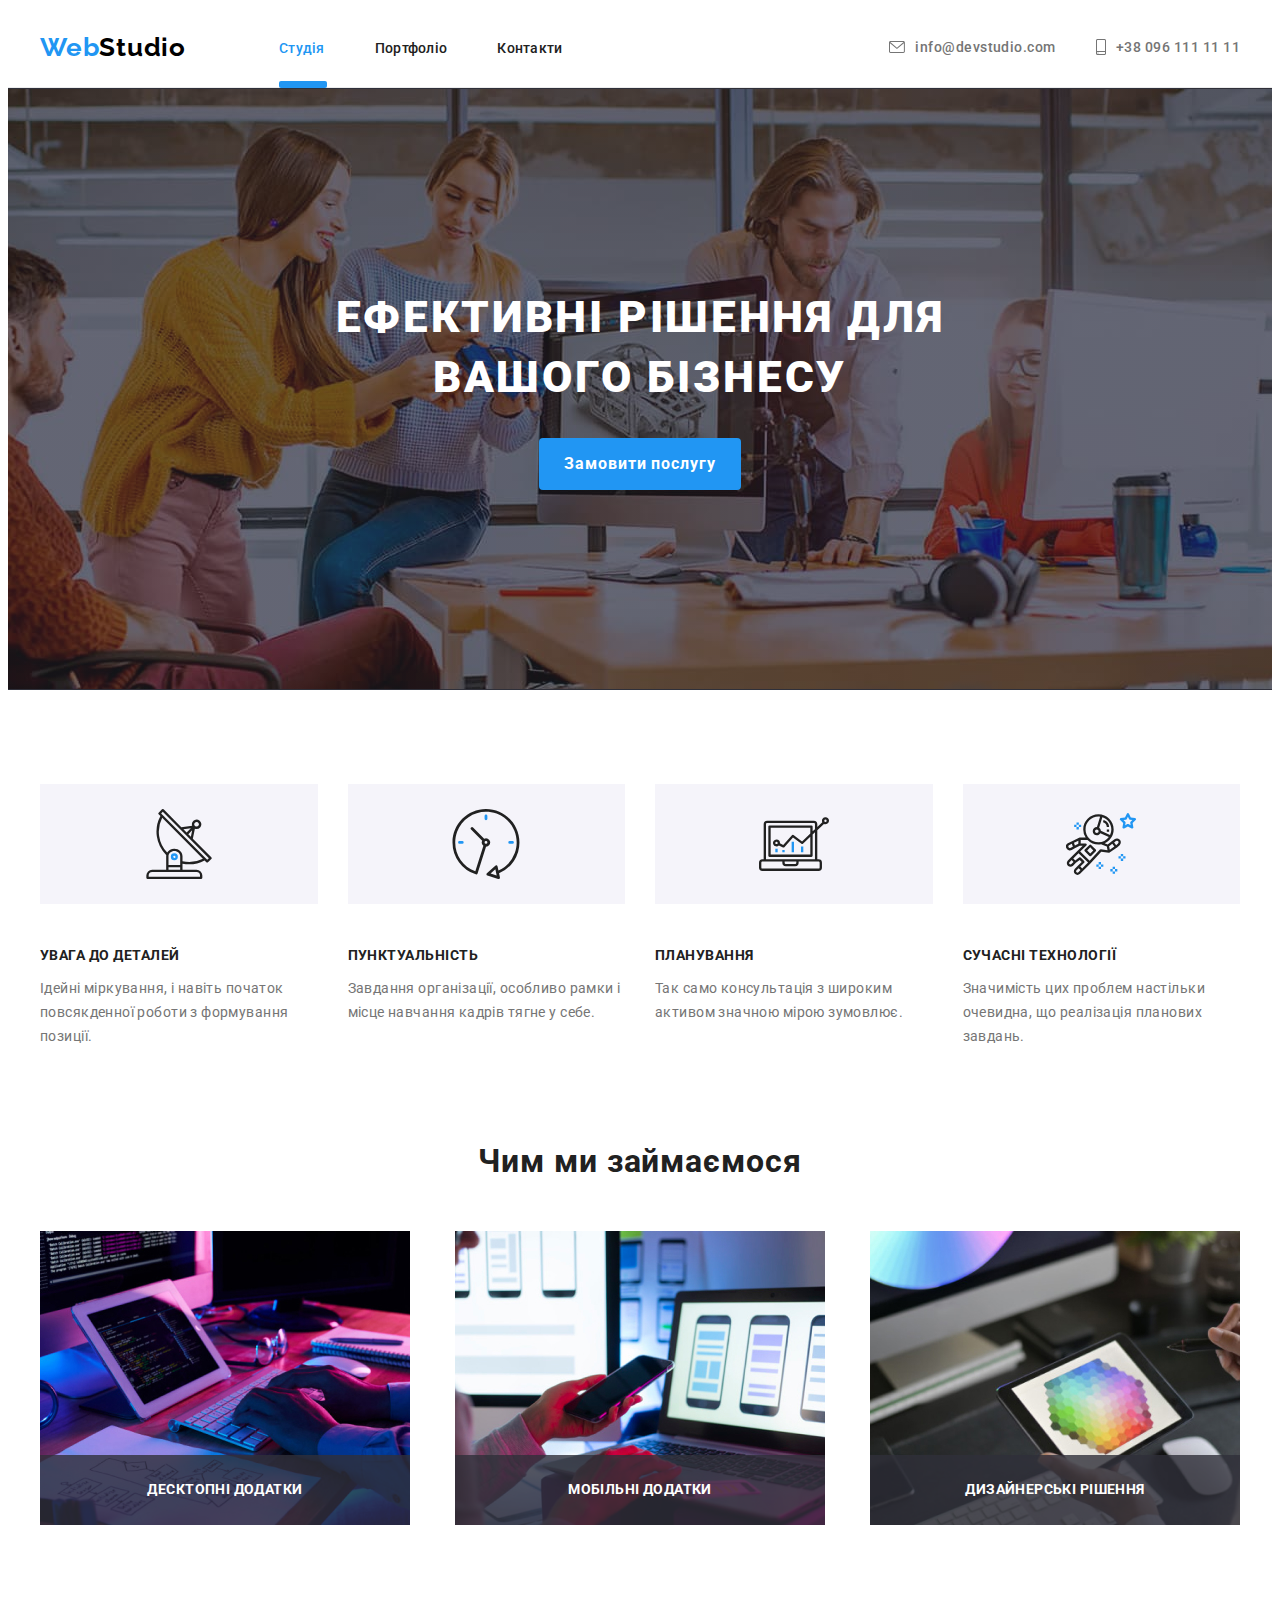
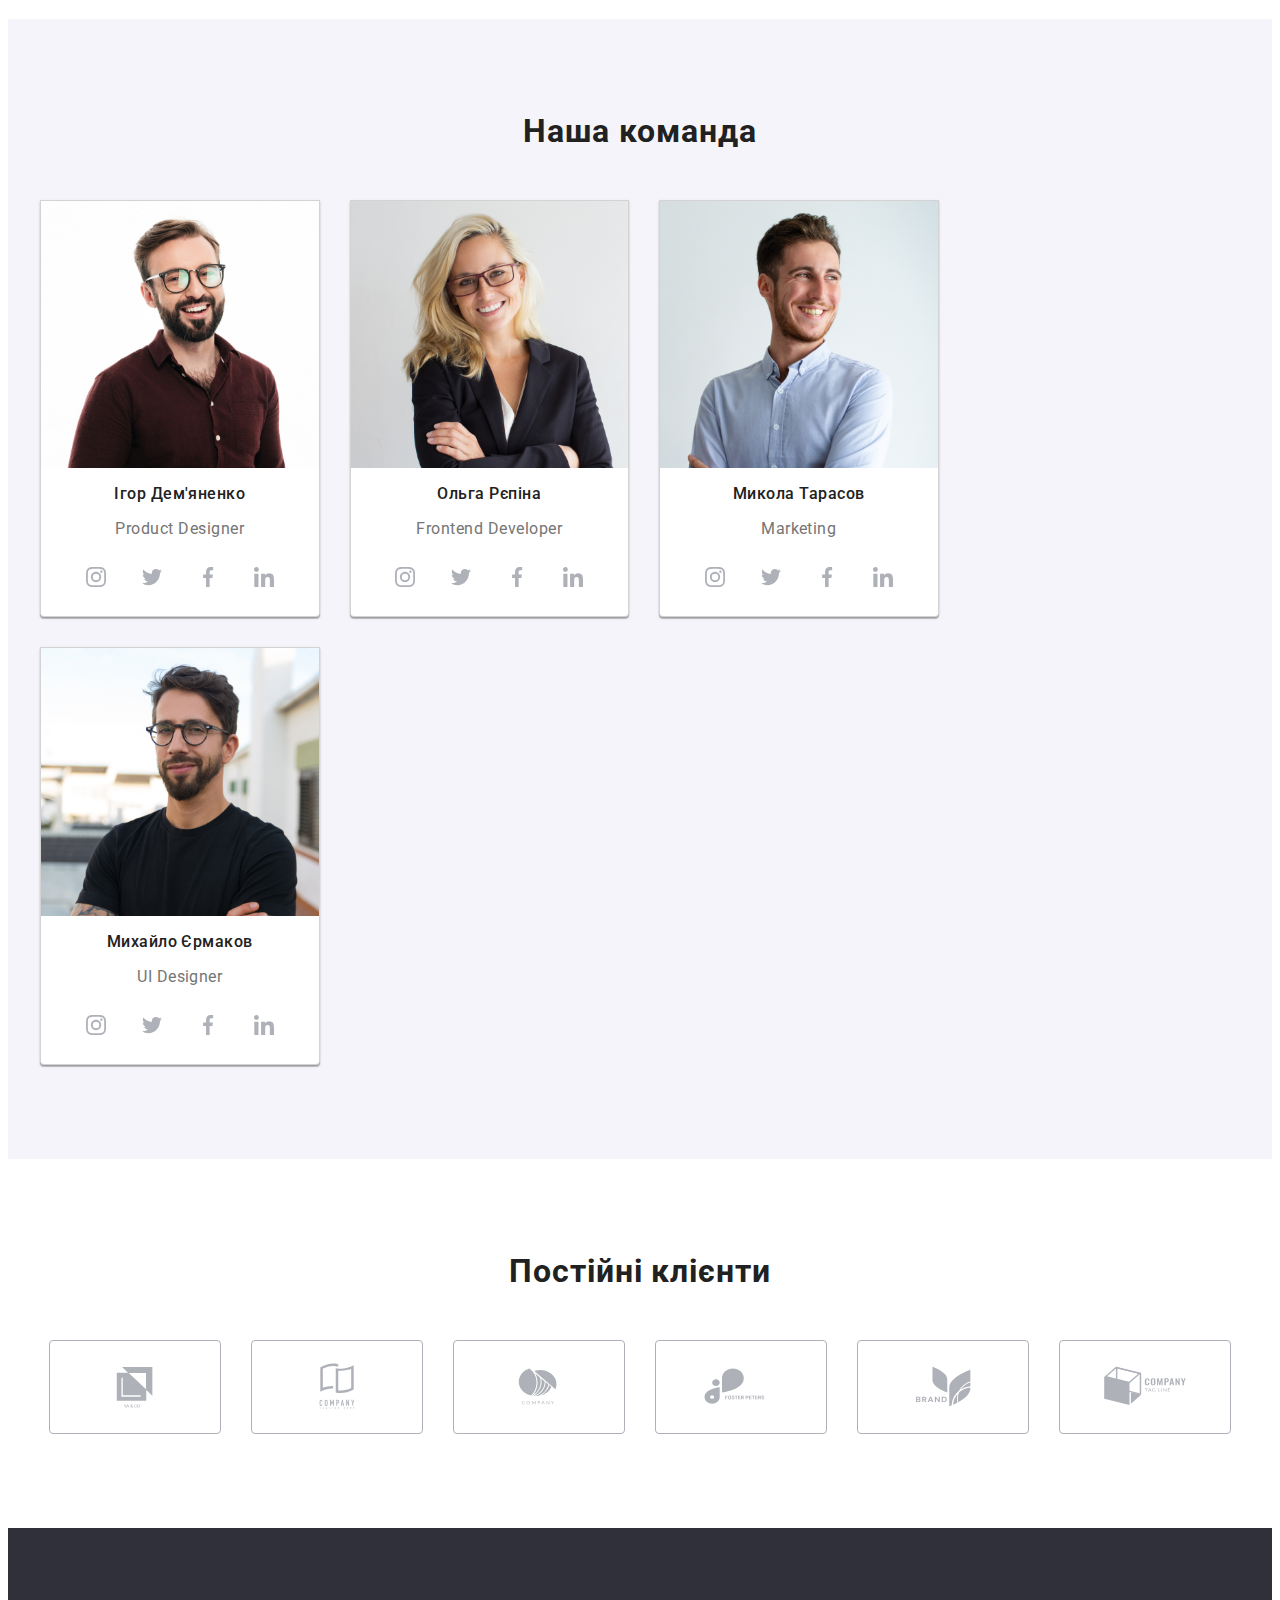
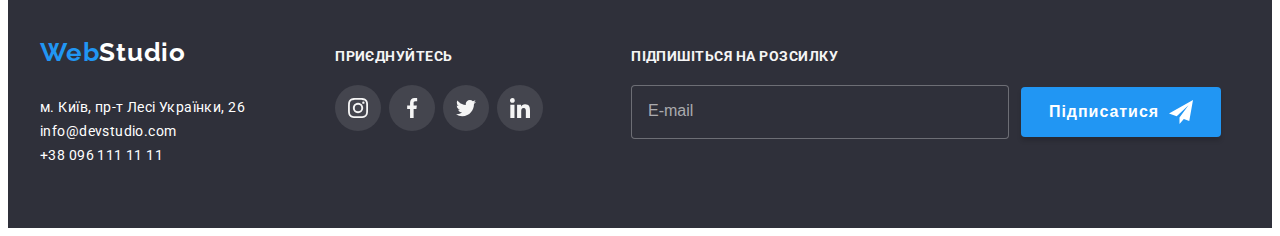
<file: index.html>
<!DOCTYPE html>
<html lang="uk">
  <head>
    <meta charset="UTF-8" />
    <meta http-equiv="X-UA-Compatible" content="IE=edge" />
    <meta name="viewport" content="width=device-width, initial-scale=1.0" />
    <title>Document</title>
    <link rel="preconnect" href="https://fonts.googleapis.com" />
    <link rel="preconnect" href="https://fonts.gstatic.com" crossorigin />
    <link
      href="https://fonts.googleapis.com/css2?family=Raleway:wght@700&family=Roboto:wght@400;500;700;900&display=swap"
      rel="stylesheet"
    />
    <link
      rel="stylesheet"
      href="https://cdnjs.cloudflare.com/ajax/libs/modern-normalize/1.1.0/modern-normalize.min.css"
      integrity="sha512-wpPYUAdjBVSE4KJnH1VR1HeZfpl1ub8YT/NKx4PuQ5NmX2tKuGu6U/JRp5y+Y8XG2tV+wKQpNHVUX03MfMFn9Q=="
      crossorigin="anonymous"
      referrerpolicy="no-referrer"
    />
    <link rel="stylesheet" href="./css/main.min.css" />
  </head>
  <body>
    <header class="header">
      <div class="container">
        <div class="header__container">
          <nav class="nav">
            <a href="./index.html" class="logo logo-main"
              ><span class="logo__span">Web</span>Studio</a
            >
            <ul class="nav__list">
              <li>
                <a href="./index.html" class="nav__link nav__link--main"
                  >Студія</a
                >
              </li>
              <li>
                <a href="./portfolio.html" class="nav__link">Портфоліо</a>
              </li>
              <li>
                <a href="#" class="nav__link">Контакти</a>
              </li>
            </ul>
          </nav>
          <ul class="contacts">
            <li>
              <a class="contacts__item" href="#">
                <svg width="16" height="12">
                  <use href="./images/icons.svg#icon-envelope"></use></svg
                >info@devstudio.com
              </a>
            </li>
            <li>
              <a class="contacts__item" href="#"
                ><svg width="10" height="16">
                  <use href="./images/icons.svg#icon-phone"></use></svg
                >+38 096 111 11 11</a
              >
            </li>
          </ul>
          <button class="header__burger js-open-menu" type="button">
            <svg width="24" height="16">
              <use href="./images/icons.svg#icon-menu"></use>
            </svg>
          </button>
        </div>
      </div>
    </header>
    <main>
      <section class="hero">
        <div class="container">
          <h1 class="hero__title">
            Ефективні рішення для <br />
            вашого бізнесу
          </h1>
          <button class="button" type="button" data-modal-open>
            Замовити послугу
          </button>
        </div>
      </section>
      <section class="section-advantage">
        <div class="container">
          <h2 class="hidden-title">Наші переваги</h2>
          <ul class="advantage-card">
            <li class="advantage-card__box">
              <div class="advantage-card__item">
                <svg width="70" height="70">
                  <use href="./images/icons.svg#icon-antenna"></use>
                </svg>
              </div>
              <h3 class="advantage-card__title">Увага до деталей</h3>
              <p class="advantage-card__text">
                Ідейні міркування, і навіть початок повсякденної роботи з
                формування позиції.
              </p>
            </li>
            <li class="advantage-card__box">
              <div class="advantage-card__item">
                <svg width="70" height="70">
                  <use href="./images/icons.svg#icon-clock"></use>
                </svg>
              </div>
              <h3 class="advantage-card__title">Пунктуальність</h3>
              <p class="advantage-card__text">
                Завдання організації, особливо рамки і місце навчання кадрів
                тягне у себе.
              </p>
            </li>
            <li class="advantage-card__box">
              <div class="advantage-card__item">
                <svg width="70" height="70">
                  <use href="./images/icons.svg#icon-diagram"></use>
                </svg>
              </div>
              <h3 class="advantage-card__title">Планування</h3>
              <p class="advantage-card__text">
                Так само консультація з широким активом значною мірою зумовлює.
              </p>
            </li>
            <li class="advantage-card__box">
              <div class="advantage-card__item">
                <svg width="70" height="70">
                  <use href="./images/icons.svg#icon-astronaut"></use>
                </svg>
              </div>
              <h3 class="advantage-card__title">Сучасні технології</h3>
              <p class="advantage-card__text">
                Значимість цих проблем настільки очевидна, що реалізація
                планових завдань.
              </p>
            </li>
          </ul>
        </div>
      </section>
      <section class="section-work">
        <div class="container">
          <h2 class="section-title">Чим ми займаємося</h2>
          <ul class="work-card">
            <li class="work-card__item">
              <a href="#">
                <img
                  srcset="
                    ./images/img1-komp.jpg    1x,
                    ./images/img1-komp@2x.jpg 2x
                  "
                  src="./images/img1-komp.jpg"
                  alt="особа працює за комп'ютером"
                  width="370"
                />
              </a>
              <p class="work-card__text">Десктопні додатки</p>
            </li>
            <li class="work-card__item">
              <a href="#">
                <img
                  srcset="./images/img2-tel.jpg 1x, ./images/img2-tel@2x.jpg 2x"
                  src="./images/img2-tel.jpg"
                  alt="особа телефонує"
                  width="370"
                />
              </a>
              <p class="work-card__text">Мобільні додатки</p>
            </li>
            <li class="work-card__item">
              <a href="#">
                <img
                  srcset="./images/img3-tab.jpg 1x, ./images/img3-tab@2x.jpg 2x"
                  src="./images/img3-tab.jpg"
                  alt="особа працює на планшеті"
                  width="370"
                />
              </a>
              <p class="work-card__text">Дизайнерські рішення</p>
            </li>
          </ul>
        </div>
      </section>
      <section class="section-team">
        <div class="container">
          <h2 class="section-title">Наша команда</h2>
          <ul class="team-card">
            <li class="team-card__item">
              <img
                class="team-card__img"
                srcset="
                  ./images/igor-demyanenko.jpg    1x,
                  ./images/igor-demyanenko@2x.jpg 2x
                "
                src="./images/igor-demyanenko.jpg"
                alt="Ігор Дем'яненко"
                width="270"
              />
              <h3 class="team-card__title">Ігор Дем'яненко</h3>
              <p class="team-card__text">Product Designer</p>
              <div class="socials">
                <a class="socials__contant" href="#">
                  <svg width="20" height="20">
                    <use href="./images/icons.svg#icon-instagram"></use>
                  </svg>
                </a>
                <a class="socials__contant" href="#">
                  <svg width="20" height="20">
                    <use href="./images/icons.svg#icon-twitter"></use>
                  </svg>
                </a>
                <a class="socials__contant" href="#">
                  <svg width="20" height="20">
                    <use href="./images/icons.svg#icon-facebook"></use>
                  </svg>
                </a>
                <a class="socials__contant" href="#">
                  <svg width="20" height="20">
                    <use href="./images/icons.svg#icon-linkedin"></use>
                  </svg>
                </a>
              </div>
            </li>
            <li class="team-card__item">
              <img
                class="team-card__img"
                srcset="
                  ./images/olha-repina.jpg    1x,
                  ./images/olha-repina@2x.jpg 2x
                "
                src="./images/olha-repina.jpg"
                alt="Ольга Рєпіна"
                width="270"
              />
              <h3 class="team-card__title">Ольга Рєпіна</h3>
              <p class="team-card__text">Frontend Developer</p>
              <div class="socials">
                <a class="socials__contant" href="#">
                  <svg width="20" height="20">
                    <use href="./images/icons.svg#icon-instagram"></use>
                  </svg>
                </a>
                <a class="socials__contant" href="#">
                  <svg width="20" height="20">
                    <use href="./images/icons.svg#icon-twitter"></use>
                  </svg>
                </a>
                <a class="socials__contant" href="#">
                  <svg width="20" height="20">
                    <use href="./images/icons.svg#icon-facebook"></use>
                  </svg>
                </a>
                <a class="socials__contant" href="#">
                  <svg width="20" height="20">
                    <use href="./images/icons.svg#icon-linkedin"></use>
                  </svg>
                </a>
              </div>
            </li>
            <li class="team-card__item">
              <img
                class="team-card__img"
                srcset="
                  ./images/mykola-tarasov.jpg    1x,
                  ./images/mykola-tarasov@2x.jpg 2x
                "
                src="./images/mykola-tarasov.jpg"
                alt="Микола Тарасов"
                width="270"
              />
              <h3 class="team-card__title">Микола Тарасов</h3>
              <p class="team-card__text">Marketing</p>
              <div class="socials">
                <a class="socials__contant" href="#">
                  <svg width="20" height="20">
                    <use href="./images/icons.svg#icon-instagram"></use>
                  </svg>
                </a>
                <a class="socials__contant" href="#">
                  <svg width="20" height="20">
                    <use href="./images/icons.svg#icon-twitter"></use>
                  </svg>
                </a>
                <a class="socials__contant" href="#">
                  <svg width="20" height="20">
                    <use href="./images/icons.svg#icon-facebook"></use>
                  </svg>
                </a>
                <a class="socials__contant" href="#">
                  <svg width="20" height="20">
                    <use href="./images/icons.svg#icon-linkedin"></use>
                  </svg>
                </a>
              </div>
            </li>
            <li class="team-card__item">
              <img
                class="team-card__img"
                srcset="
                  ./images/myhailo-ermakov.jpg    1x,
                  ./images/myhailo-ermakov@2x.jpg 2x
                "
                src="./images/myhailo-ermakov.jpg"
                alt="Михайло Єрмаков"
                width="270"
              />
              <h3 class="team-card__title">Михайло Єрмаков</h3>
              <p class="team-card__text">UI Designer</p>
              <div class="socials">
                <a class="socials__contant" href="#">
                  <svg width="20" height="20">
                    <use href="./images/icons.svg#icon-instagram"></use>
                  </svg>
                </a>
                <a class="socials__contant" href="#">
                  <svg width="20" height="20">
                    <use href="./images/icons.svg#icon-twitter"></use>
                  </svg>
                </a>
                <a class="socials__contant" href="#">
                  <svg width="20" height="20">
                    <use href="./images/icons.svg#icon-facebook"></use>
                  </svg>
                </a>
                <a class="socials__contant" href="#">
                  <svg width="20" height="20">
                    <use href="./images/icons.svg#icon-linkedin"></use>
                  </svg>
                </a>
              </div>
            </li>
          </ul>
        </div>
      </section>
      <section class="section-cliants">
        <div class="container">
          <h2 class="section-title">Постійні клієнти</h2>
          <ul class="cliants-card">
            <li class="cliants-card__item">
              <svg>
                <use href="./images/icons.svg#icon-Logo-first"></use>
              </svg>
            </li>
            <li class="cliants-card__item">
              <svg>
                <use href="./images/icons.svg#icon-Logo-second"></use>
              </svg>
            </li>
            <li class="cliants-card__item">
              <svg>
                <use href="./images/icons.svg#icon-Logo-third"></use>
              </svg>
            </li>
            <li class="cliants-card__item">
              <svg>
                <use href="./images/icons.svg#icon-Logo-forth"></use>
              </svg>
            </li>
            <li class="cliants-card__item">
              <svg>
                <use href="./images/icons.svg#icon-Logo-fifth"></use>
              </svg>
            </li>
            <li class="cliants-card__item">
              <svg>
                <use href="./images/icons.svg#icon-Logo-sixth"></use>
              </svg>
            </li>
          </ul>
        </div>
      </section>
    </main>
    <footer class="footer">
      <div class="container">
        <div class="footer__content">
          <div class="footer__wrapper">
            <div>
              <a href="./index.html" class="logo logo-revers">
                <span class="logo__span">Web</span>Studio</a
              >
              <address class="address">
                <ul>
                  <li>
                    <a
                      href="#"
                      target="_blank"
                      rel="noopener noreferrer nofollow"
                      class="address__link"
                      >м. Київ, пр-т Лесі Українки, 26</a
                    >
                  </li>
                  <li>
                    <a href="mailto:info@devstudio.com" class="address__link"
                      >info@devstudio.com</a
                    >
                  </li>
                  <li>
                    <a href="tel:+380961111111" class="address__link"
                      >+38 096 111 11 11</a
                    >
                  </li>
                </ul>
              </address>
            </div>
            <div>
              <p class="footer__text">приєднуйтесь</p>
              <ul class="list-socials">
                <li class="list-socials__item">
                  <a class="list-socials__icon" href="#"
                    ><svg width="20" height="20">
                      <use href="./images/icons.svg#icon-instagram"></use></svg
                  ></a>
                </li>
                <li class="list-socials__item">
                  <a class="list-socials__icon" href="#"
                    ><svg width="20" height="20">
                      <use href="./images/icons.svg#icon-facebook"></use></svg
                  ></a>
                </li>
                <li class="list-socials__item">
                  <a class="list-socials__icon" href="#"
                    ><svg width="20" height="20">
                      <use href="./images/icons.svg#icon-twitter"></use></svg
                  ></a>
                </li>
                <li class="list-socials__item">
                  <a class="list-socials__icon" href="#"
                    ><svg width="20" height="20">
                      <use href="./images/icons.svg#icon-linkedin"></use></svg
                  ></a>
                </li>
              </ul>
            </div>
          </div>

          <div>
            <p class="footer__text">Підпишіться на розсилку</p>
            <form class="form-subscribe">
              <input
                class="form-subscribe__user-email"
                type="email"
                name="user-email"
                placeholder="E-mail"
                autocomplete="on"
              />
              <button class="form-subscribe__button" type="submit">
                Підписатися
                <svg width="24" height="24">
                  <use href="./images/icons.svg#icon-send"></use>
                </svg>
              </button>
            </form>
          </div>
        </div>
      </div>
    </footer>
    <!-- Mobile-menu -->
    <div class="mobile-menu js-menu-container">
      <button class="mobile-menu__button js-close-menu" type="button">
        <svg width="40" height="40">
          <use href="./images/icons.svg#icon-close"></use>
        </svg>
      </button>
      <ul class="mobile-menu__list">
        <li>
          <a href="./index.html" class="mobile-menu__link">Студія</a>
        </li>
        <li>
          <a href="./portfolio.html" class="mobile-menu__link">Портфоліо</a>
        </li>
        <li>
          <a href="#" class="mobile-menu__link">Контакти</a>
        </li>
      </ul>
      <ul class="mobile-menu__contacts">
        <li>
          <a class="mobile-menu__contacts-item" href="#">+38 096 111 11 11</a>
        </li>
        <li>
          <a class="mobile-menu__contacts-item" href="#">info@devstudio.com </a>
        </li>
      </ul>
      <ul class="mobile-menu__socials">
        <li class="mobile-menu__socials-item">Instagram</li>
        <li class="mobile-menu__socials-item">Twitter</li>
        <li class="mobile-menu__socials-item">Facebook</li>
        <li class="mobile-menu__socials-item">LinkedIn</li>
      </ul>
    </div>
    <!-- Modal -->
    <div class="backdrop is-hidden" data-modal>
      <div class="modal">
        <button type="button" class="modal__button" data-modal-close>
          <svg width="11" height="11">
            <use href="./images/icons.svg#icon-close"></use>
          </svg>
        </button>
        <h2 class="modal__heading">Залиште свої дані, ми вам передзвонимо</h2>

        <form>
          <label class="modal__label" for="user-name">Ім'я</label>
          <div class="modal__input">
            <input
              class="modal__data"
              id="user-name"
              type="text"
              name="user-name"
            />
            <svg class="modal__icon" width="18" height="18">
              <use href="./images/icons.svg#icon-person" />
            </svg>
          </div>

          <label class="modal__label" for="user-phone">Телефон</label>
          <div class="modal__input">
            <input
              class="modal__data"
              id="user-phone"
              type="tel"
              name="user-phone"
            />
            <svg class="modal__icon" width="18" height="18">
              <use href="./images/icons.svg#icon-tel" />
            </svg>
          </div>

          <label class="modal__label" for="user-email">Пошта</label>
          <div class="modal__input">
            <input
              class="modal__data"
              id="user-email"
              type="email"
              name="user-email"
            />
            <svg class="modal__icon" width="18" height="18">
              <use href="./images/icons.svg#icon-email" />
            </svg>
          </div>

          <label class="modal__label" for="user-comment">Коментар</label>
          <div>
            <textarea
              class="modal__textarea"
              name="user-comment"
              id="user-comment"
              placeholder="Введіть текст"
            ></textarea>
          </div>

          <div class="checkbox">
            <input
              class="checkbox__input"
              id="checkbox"
              type="checkbox"
              name="checkbox"
            />
            <svg class="checkbox__icon" width="16" height="15">
              <use href="./images/icons.svg#icon-check" />
            </svg>
            <label class="checkbox__label" for="checkbox"
              >Погоджуюся з розсилкою та приймаю
              <a class="checkbox__item" href="#">Умови договору</a>
            </label>
          </div>

          <button class="checkbox__button" type="submit">Відправити</button>
        </form>
      </div>
    </div>
    <script src="./js/modal.js"></script>
    <script src="./js/mobile-menu.js"></script>
  </body>
</html>
</file>
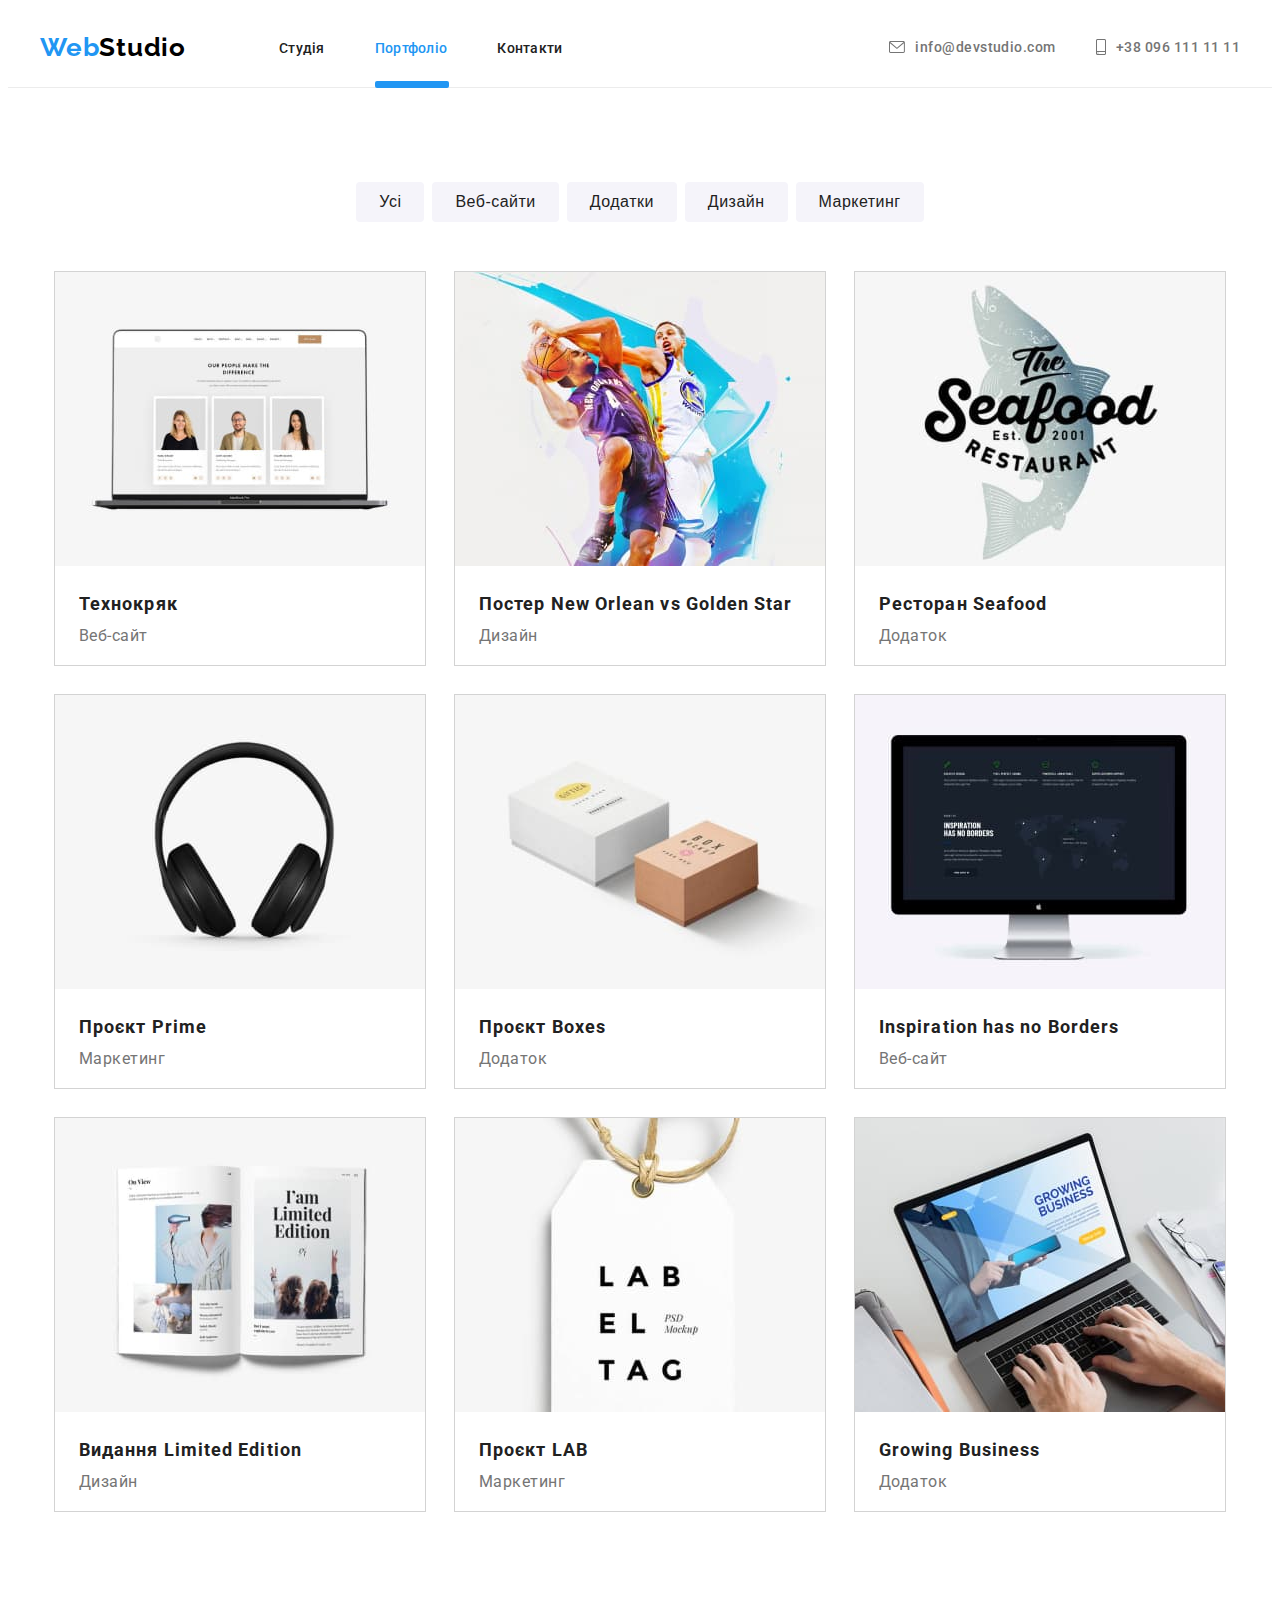
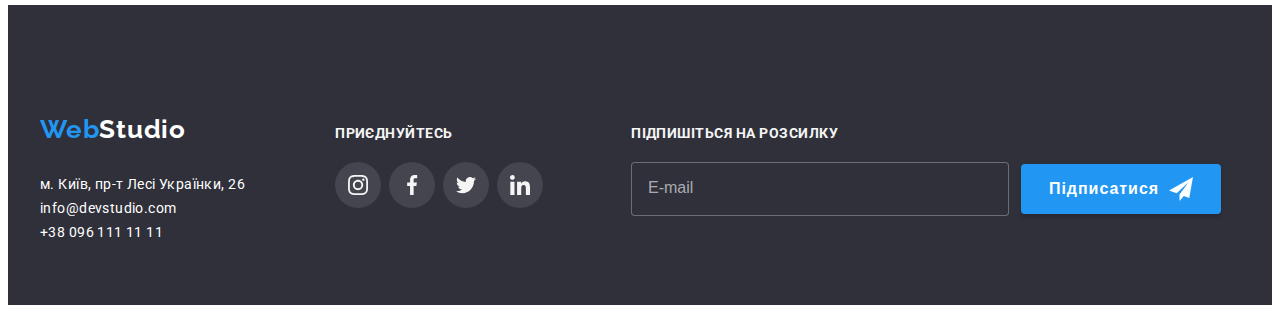
<file: portfolio.html>
<!DOCTYPE html>
<html lang="uk">
  <head>
    <meta charset="UTF-8" />
    <meta http-equiv="X-UA-Compatible" content="IE=edge" />
    <meta name="viewport" content="width=device-width, initial-scale=1.0" />
    <title>Document</title>
    <link rel="preconnect" href="https://fonts.googleapis.com" />
    <link rel="preconnect" href="https://fonts.gstatic.com" crossorigin />
    <link
      href="https://fonts.googleapis.com/css2?family=Raleway:wght@700&family=Roboto:wght@400;500;700;900&display=swap"
      rel="stylesheet"
    />
    <link
      rel="stylesheet"
      href="https://cdnjs.cloudflare.com/ajax/libs/modern-normalize/1.1.0/modern-normalize.min.css"
      integrity="sha512-wpPYUAdjBVSE4KJnH1VR1HeZfpl1ub8YT/NKx4PuQ5NmX2tKuGu6U/JRp5y+Y8XG2tV+wKQpNHVUX03MfMFn9Q=="
      crossorigin="anonymous"
      referrerpolicy="no-referrer"
    />
    <link rel="stylesheet" href="./css/main.min.css" />
  </head>
  <body>
    <header class="header">
      <div class="container">
        <div class="header__container">
          <nav class="nav">
            <a href="./index.html" class="logo logo-main"
              ><span class="logo__span">Web</span>Studio</a
            >
            <ul class="nav__list">
              <li>
                <a href="./index.html" class="nav__link">Студія</a>
              </li>
              <li>
                <a href="./portfolio.html" class="nav__link nav__link--main"
                  >Портфоліо</a
                >
              </li>
              <li>
                <a href="#" class="nav__link">Контакти</a>
              </li>
            </ul>
          </nav>
          <ul class="contacts">
            <li>
              <a class="contacts__item" href="#">
                <svg width="16" height="12">
                  <use href="./images/icons.svg#icon-envelope"></use></svg
                >info@devstudio.com
              </a>
            </li>
            <li>
              <a class="contacts__item" href="#"
                ><svg width="10" height="16">
                  <use href="./images/icons.svg#icon-phone"></use></svg
                >+38 096 111 11 11</a
              >
            </li>
          </ul>
          <button class="header__burger js-open-menu" type="button">
            <svg width="24" height="16">
              <use href="./images/icons.svg#icon-menu"></use>
            </svg>
          </button>
        </div>
      </div>
    </header>
    <main>
      <section class="section-filtre">
        <div class="container">
          <h1 class="hidden-title">Портфоліо</h1>
          <ul class="section-filtre__list">
            <li>
              <button class="section-filtre__button" type="button">Усі</button>
            </li>
            <li>
              <button class="section-filtre__button" type="button">
                Веб-сайти
              </button>
            </li>
            <li>
              <button class="section-filtre__button" type="button">
                Додатки
              </button>
            </li>
            <li>
              <button class="section-filtre__button" type="button">
                Дизайн
              </button>
            </li>
            <li>
              <button class="section-filtre__button" type="button">
                Маркетинг
              </button>
            </li>
          </ul>
        </div>
      </section>
      <section class="section-portfolio">
        <div class="container">
          <ul class="portfolio-card">
            <li class="portfolio-card__list">
              <div class="portfolio-card__container">
                <img
                  class="portfolio-card__img"
                  srcset="
                    ./images/portfolio-1.jpg    1x,
                    ./images/portfolio-1@2x.jpg 2x
                  "
                  src="./images/portfolio-1.jpg"
                  alt="три фото посміхаючихся осіб"
                  width="738"
                />
                <p class="portfolio-card__text">
                  Ресурс пропонує комплексні пропозиції з різним рівнем
                  функціоналу та сервісів. Все це дозволить відвідувачу отримати
                  вичерпні відомості про компанію чи приватну особу.
                </p>
              </div>
              <div class="portfolio-card__item">
                <h2 class="portfolio-card__headline">Технокряк</h2>
                <p class="portfolio-card__unit">Веб-сайт</p>
              </div>
            </li>
            <li class="portfolio-card__list">
              <div class="portfolio-card__container">
                <img
                  class="portfolio-card__img"
                  srcset="
                    ./images/portfolio-2.jpg    1x,
                    ./images/portfolio-2@2x.jpg 2x
                  "
                  src="./images/portfolio-2.jpg"
                  alt="двоє чоловіків грають у баскетбол"
                  width="738"
                />
                <p class="portfolio-card__text">
                  Ресурс пропонує комплексні пропозиції з різним рівнем
                  функціоналу та сервісів. Все це дозволить відвідувачу отримати
                  вичерпні відомості про компанію чи приватну особу.
                </p>
              </div>
              <div class="portfolio-card__item">
                <h2 class="portfolio-card__headline">
                  Постер New Orlean vs Golden Star
                </h2>
                <p class="portfolio-card__unit">Дизайн</p>
              </div>
            </li>
            <li class="portfolio-card__list">
              <div class="portfolio-card__container">
                <img
                  class="portfolio-card__img"
                  srcset="
                    ./images/portfolio-3.jpg    1x,
                    ./images/portfolio-3@2x.jpg 2x
                  "
                  src="./images/portfolio-3.jpg"
                  alt="риба та напис the seafood restaurant"
                  width="738"
                />
                <p class="portfolio-card__text">
                  Ресурс пропонує комплексні пропозиції з різним рівнем
                  функціоналу та сервісів. Все це дозволить відвідувачу отримати
                  вичерпні відомості про компанію чи приватну особу.
                </p>
              </div>
              <div class="portfolio-card__item">
                <h2 class="portfolio-card__headline">Ресторан Seafood</h2>
                <p class="portfolio-card__unit">Додаток</p>
              </div>
            </li>
            <li class="portfolio-card__list">
              <div class="portfolio-card__container">
                <img
                  class="portfolio-card__img"
                  srcset="
                    ./images/portfolio-4.jpg    1x,
                    ./images/portfolio-4@2x.jpg 2x
                  "
                  src="./images/portfolio-4.jpg"
                  alt="навушники"
                  width="738"
                />
                <p class="portfolio-card__text">
                  Ресурс пропонує комплексні пропозиції з різним рівнем
                  функціоналу та сервісів. Все це дозволить відвідувачу отримати
                  вичерпні відомості про компанію чи приватну особу.
                </p>
              </div>
              <div class="portfolio-card__item">
                <h2 class="portfolio-card__headline">Проєкт Prime</h2>
                <p class="portfolio-card__unit">Маркетинг</p>
              </div>
            </li>
            <li class="portfolio-card__list">
              <div class="portfolio-card__container">
                <img
                  class="portfolio-card__img"
                  srcset="
                    ./images/portfolio-5.jpg    1x,
                    ./images/portfolio-5@2x.jpg 2x
                  "
                  src="./images/portfolio-5.jpg"
                  alt="дві коробки"
                  width="738"
                />
                <p class="portfolio-card__text">
                  Ресурс пропонує комплексні пропозиції з різним рівнем
                  функціоналу та сервісів. Все це дозволить відвідувачу отримати
                  вичерпні відомості про компанію чи приватну особу.
                </p>
              </div>
              <div class="portfolio-card__item">
                <h2 class="portfolio-card__headline">Проєкт Boxes</h2>
                <p class="portfolio-card__unit">Додаток</p>
              </div>
            </li>
            <li class="portfolio-card__list">
              <div class="portfolio-card__container">
                <img
                  class="portfolio-card__img"
                  srcset="
                    ./images/portfolio-6.jpg    1x,
                    ./images/portfolio-6@2x.jpg 2x
                  "
                  src="./images/portfolio-6.jpg"
                  alt="монітор комп'ютера"
                  width="738"
                />
                <p class="portfolio-card__text">
                  Ресурс пропонує комплексні пропозиції з різним рівнем
                  функціоналу та сервісів. Все це дозволить відвідувачу отримати
                  вичерпні відомості про компанію чи приватну особу.
                </p>
              </div>
              <div class="portfolio-card__item">
                <h2 class="portfolio-card__headline">
                  Inspiration has no Borders
                </h2>
                <p class="portfolio-card__unit">Веб-сайт</p>
              </div>
            </li>
            <li class="portfolio-card__list">
              <div class="portfolio-card__container">
                <img
                  class="portfolio-card__img"
                  srcset="
                    ./images/portfolio-7.jpg    1x,
                    ./images/portfolio-7@2x.jpg 2x
                  "
                  src="./images/portfolio-7.jpg"
                  alt="розгорнута книга"
                  width="738"
                />
                <p class="portfolio-card__text">
                  Ресурс пропонує комплексні пропозиції з різним рівнем
                  функціоналу та сервісів. Все це дозволить відвідувачу отримати
                  вичерпні відомості про компанію чи приватну особу.
                </p>
              </div>
              <div class="portfolio-card__item">
                <h2 class="portfolio-card__headline">
                  Видання Limited Edition
                </h2>
                <p class="portfolio-card__unit">Дизайн</p>
              </div>
            </li>
            <li class="portfolio-card__list">
              <div class="portfolio-card__container">
                <img
                  class="portfolio-card__img"
                  srcset="
                    ./images/portfolio-8.jpg    1x,
                    ./images/portfolio-8@2x.jpg 2x
                  "
                  src="./images/portfolio-8.jpg"
                  alt="бірка з написом"
                  width="738"
                />
                <p class="portfolio-card__text">
                  Ресурс пропонує комплексні пропозиції з різним рівнем
                  функціоналу та сервісів. Все це дозволить відвідувачу отримати
                  вичерпні відомості про компанію чи приватну особу.
                </p>
              </div>
              <div class="portfolio-card__item">
                <h2 class="portfolio-card__headline">Проєкт LAB</h2>
                <p class="portfolio-card__unit">Маркетинг</p>
              </div>
            </li>
            <li class="portfolio-card__list">
              <div class="portfolio-card__container">
                <img
                  class="portfolio-card__img"
                  srcset="
                    ./images/portfolio-9.jpg    1x,
                    ./images/portfolio-9@2x.jpg 2x
                  "
                  src="./images/portfolio-9.jpg"
                  alt="особа працює за ноутбуком"
                  width="738"
                />
                <p class="portfolio-card__text">
                  Ресурс пропонує комплексні пропозиції з різним рівнем
                  функціоналу та сервісів. Все це дозволить відвідувачу отримати
                  вичерпні відомості про компанію чи приватну особу.
                </p>
              </div>
              <div class="portfolio-card__item">
                <h2 class="portfolio-card__headline">Growing Business</h2>
                <p class="portfolio-card__unit">Додаток</p>
              </div>
            </li>
          </ul>
        </div>
      </section>
    </main>
    <footer class="footer">
      <div class="container">
        <div class="footer__content">
          <div class="footer__wrapper">
            <div>
              <a href="./index.html" class="logo logo-revers">
                <span class="logo__span">Web</span>Studio</a
              >
              <address class="address">
                <ul>
                  <li>
                    <a
                      href="#"
                      target="_blank"
                      rel="noopener noreferrer nofollow"
                      class="address__link"
                      >м. Київ, пр-т Лесі Українки, 26</a
                    >
                  </li>
                  <li>
                    <a href="mailto:info@devstudio.com" class="address__link"
                      >info@devstudio.com</a
                    >
                  </li>
                  <li>
                    <a href="tel:+380961111111" class="address__link"
                      >+38 096 111 11 11</a
                    >
                  </li>
                </ul>
              </address>
            </div>
            <div>
              <p class="footer__text">приєднуйтесь</p>
              <ul class="list-socials">
                <li class="list-socials__item">
                  <a class="list-socials__icon" href="#"
                    ><svg width="20" height="20">
                      <use href="./images/icons.svg#icon-instagram"></use></svg
                  ></a>
                </li>
                <li class="list-socials__item">
                  <a class="list-socials__icon" href="#"
                    ><svg width="20" height="20">
                      <use href="./images/icons.svg#icon-facebook"></use></svg
                  ></a>
                </li>
                <li class="list-socials__item">
                  <a class="list-socials__icon" href="#"
                    ><svg width="20" height="20">
                      <use href="./images/icons.svg#icon-twitter"></use></svg
                  ></a>
                </li>
                <li class="list-socials__item">
                  <a class="list-socials__icon" href="#"
                    ><svg width="20" height="20">
                      <use href="./images/icons.svg#icon-linkedin"></use></svg
                  ></a>
                </li>
              </ul>
            </div>
          </div>

          <div>
            <p class="footer__text">Підпишіться на розсилку</p>
            <form class="form-subscribe">
              <input
                class="form-subscribe__user-email"
                type="email"
                name="user-email"
                placeholder="E-mail"
                autocomplete="on"
              />
              <button class="form-subscribe__button" type="submit">
                Підписатися
                <svg width="24" height="24">
                  <use href="./images/icons.svg#icon-send"></use>
                </svg>
              </button>
            </form>
          </div>
        </div>
      </div>
    </footer>
    <!-- Mobile-menu -->
    <div class="mobile-menu js-menu-container">
      <button class="mobile-menu__button js-close-menu" type="button">
        <svg width="40" height="40">
          <use href="./images/icons.svg#icon-close"></use>
        </svg>
      </button>
      <ul class="mobile-menu__list">
        <li>
          <a href="./index.html" class="mobile-menu__link">Студія</a>
        </li>
        <li>
          <a href="./portfolio.html" class="mobile-menu__link">Портфоліо</a>
        </li>
        <li>
          <a href="#" class="mobile-menu__link">Контакти</a>
        </li>
      </ul>
      <ul class="mobile-menu__contacts">
        <li>
          <a class="mobile-menu__contacts-item" href="#">+38 096 111 11 11</a>
        </li>
        <li>
          <a class="mobile-menu__contacts-item" href="#">info@devstudio.com </a>
        </li>
      </ul>
      <ul class="mobile-menu__socials">
        <li>
          <svg width="85" height="22">
            <use href="./images/icons.svg#icon-Instagram"></use>
          </svg>
        </li>
        <li>
          <svg width="59" height="22">
            <use href="./images/icons.svg#icon-Twitter"></use>
          </svg>
        </li>
        <li>
          <svg width="81" height="22">
            <use href="./images/icons.svg#icon-Facebook"></use>
          </svg>
        </li>
        <li>
          <svg width="72" height="22">
            <use href="./images/icons.svg#icon-LinkedIn"></use>
          </svg>
        </li>
      </ul>
    </div>
    <script src="./js/mobile-menu.js"></script>
  </body>
</html>
</file>
<file: css/main.min.css>
body{color:var(--color-text);font-family:Roboto,sans-serif;font-weight:400;font-size:16px;line-height:1.19;letter-spacing:.03em}ul{list-style:none}h1,h2,p,ul{margin:0;padding:0}img{display:block;max-width:100%;height:auto}:root{--bgc-first: #f5f5f5;--bgc-second: #f5f4fa;--bgc-third: #2f303a;--bgc-forth: rgba(255, 255, 255, 0.1);--bgc-fifth: rgba(47, 48, 58, 0.8);--bgc-sixth: rgba(33, 150, 243, 0.9);--bgc-seventh: rgba(255, 255, 255, 0.3);--bgc-backdrop: rgba(0, 0, 0, 0.2);--color-text: #757575;--color-heading: #212121;--color-brand: #000000;--color-accent: #2196f3;--color-revers: #ffffff;--color-border: #eeeeee;--color-border-header: #ececec;--color-link-sosials: #afb1b8;--color-modal: rgba(0, 0, 0, 0.1);--colot-text-second: rgba(255, 255, 255, 0.6);--color-border: rgba(33, 33, 33, 0.2);--color-placeholder: rgba(117, 117, 117, 0.5);--color-box-shadow: rgba(0, 0, 0, 0.15)}.hidden-title{position:absolute;width:1px;height:1px;margin:-1px;border:0;padding:0;white-space:nowrap;-webkit-clip-path:inset(100%);clip-path:inset(100%);clip:rect(0 0 0 0);overflow:hidden}.button{display:block;margin-left:auto;margin-right:auto;padding:10px 24px;color:var(--color-revers);background-color:var(--color-accent);font-family:Roboto,sans-serif;font-weight:700;font-size:16px;line-height:1.87;text-align:center;letter-spacing:.06em;cursor:pointer;border:1px solid rgba(0,0,0,0);border-radius:4px}.section-title{margin-bottom:30px;color:var(--color-heading);font-weight:700;font-size:28px;line-height:1.17;text-align:center;letter-spacing:.03em}@media(min-width: 1200px){.section-title{margin-bottom:50px;font-size:32px}}.container{width:100%;max-width:1200px;margin:0 auto;padding:0 15px}.logo{font-family:Raleway;font-weight:700;font-size:24px;line-height:1.19;letter-spacing:.03em;text-decoration:none}@media(min-width: 1200px){.logo{font-size:26px}}.logo-main{color:var(--color-brand)}.logo-revers{color:var(--color-revers)}.logo__span{color:var(--color-accent);font-family:Raleway;font-weight:700;font-size:24px;line-height:1.19;letter-spacing:.03em}@media(min-width: 1200px){.logo__span{font-size:26px}}.mobile-menu{position:fixed;top:0;left:auto;right:auto;width:100vw;height:100vh;padding:40px;display:-webkit-box;display:-ms-flexbox;display:flex;-ms-flex-wrap:wrap;flex-wrap:wrap;-ms-flex-line-pack:justify;align-content:space-between;background-color:var(--color-revers);-webkit-transform:translateY(-100%);transform:translateY(-100%);-webkit-transition:-webkit-transform 250ms cubic-bezier(0.4, 0, 0.2, 1);transition:-webkit-transform 250ms cubic-bezier(0.4, 0, 0.2, 1);transition:transform 250ms cubic-bezier(0.4, 0, 0.2, 1);transition:transform 250ms cubic-bezier(0.4, 0, 0.2, 1), -webkit-transform 250ms cubic-bezier(0.4, 0, 0.2, 1)}.mobile-menu__button{position:absolute;top:10px;right:15px;border:none;background-color:inherit}.mobile-menu__list{padding-right:280px}.mobile-menu__link{display:block;margin-bottom:32px;font-weight:500;font-size:40px;line-height:1.15;letter-spacing:2%;color:var(--color-heading);text-decoration:none}.mobile-menu__link:hover,.mobile-menu__link:focus{color:var(--color-accent)}.mobile-menu__contacts{display:-webkit-box;display:-ms-flexbox;display:flex;-webkit-box-orient:vertical;-webkit-box-direction:normal;-ms-flex-direction:column;flex-direction:column;gap:20px;padding-right:250px;margin-bottom:64px}.mobile-menu__contacts-item{font-weight:500;font-size:24px;line-height:1.17;letter-spacing:2%;color:var(--color-text);text-decoration:none}.mobile-menu__contacts-item:hover,.mobile-menu__contacts-item:focus{font-size:30px;color:var(--color-accent)}@media(min-width: 480px){.mobile-menu__contacts-item:hover,.mobile-menu__contacts-item:focus{font-size:34px}}.mobile-menu__socials{padding-bottom:48px;display:-webkit-box;display:-ms-flexbox;display:flex;gap:10px;-ms-flex-wrap:wrap;flex-wrap:wrap;-webkit-box-pack:center;-ms-flex-pack:center;justify-content:center}.mobile-menu__socials-item{padding-right:10px;font-weight:500;font-size:14px;line-height:1.22;color:var(--color-accent);border-right:1px solid var(--color-accent)}@media(min-width: 480px){.mobile-menu__socials-item{font-size:18px}}.mobile-menu__socials-item:last-child{border-right:none}.mobile-menu.is-open{-webkit-transform:translateY(0);transform:translateY(0)}.backdrop{position:fixed;top:0;left:0;width:100%;height:100%;background-color:var(--bgc-backdrop);opacity:1;-webkit-transition:opacity 500ms;transition:opacity 500ms}.backdrop.is-hidden{opacity:0;visibility:hidden;pointer-events:none}.backdrop.is-hidden .modal{-webkit-transform:translate(-50%, -50%) scale(0.8);transform:translate(-50%, -50%) scale(0.8)}.modal{position:absolute;top:50%;left:50%;-webkit-transform:translate(-50%, -50%) scale(1);transform:translate(-50%, -50%) scale(1);-webkit-transition:-webkit-transform 250ms cubic-bezier(0.4, 0, 0.2, 1);transition:-webkit-transform 250ms cubic-bezier(0.4, 0, 0.2, 1);transition:transform 250ms cubic-bezier(0.4, 0, 0.2, 1);transition:transform 250ms cubic-bezier(0.4, 0, 0.2, 1), -webkit-transform 250ms cubic-bezier(0.4, 0, 0.2, 1);width:100%;height:609px;padding:40px;background-color:var(--color-revers);-webkit-box-shadow:0px 1px 3px rgba(0,0,0,.12),0px 1px 1px rgba(0,0,0,.14),0px 2px 1px rgba(0,0,0,.2);box-shadow:0px 1px 3px rgba(0,0,0,.12),0px 1px 1px rgba(0,0,0,.14),0px 2px 1px rgba(0,0,0,.2);border-radius:4px;overflow-y:scroll}@media(min-width: 480px){.modal{width:450px}}@media(min-width: 1200px){.modal{width:528px;height:581px}}.modal__button{position:absolute;top:8px;right:8px;border:1px solid var(--color-modal);border-radius:50%;background-color:var(--color-revers);-webkit-transition:fill 250ms cubic-bezier(0.4, 0, 0.2, 1);transition:fill 250ms cubic-bezier(0.4, 0, 0.2, 1)}.modal__button:hover,.modal__button:focus{fill:var(--color-accent)}.modal__heading{font-weight:700;font-size:20px;margin-bottom:12px;line-height:1.17;color:var(--color-heading);text-align:center}.modal__label{margin-bottom:4px;margin-top:10px;font-size:12px;line-height:1.17}.modal__input{position:relative;margin-bottom:10px}.modal__icon{position:absolute;left:15px;top:50%;-webkit-transform:translateY(-50%);transform:translateY(-50%);-webkit-transition:fill 250ms cubic-bezier(0.4, 0, 0.2, 1);transition:fill 250ms cubic-bezier(0.4, 0, 0.2, 1)}.modal__data{height:40px;width:250px;padding-left:42px;border:1px solid var(--color-border);border-radius:4px;outline:none;-webkit-transition:border-color 250ms cubic-bezier(0.4, 0, 0.2, 1);transition:border-color 250ms cubic-bezier(0.4, 0, 0.2, 1)}@media(min-width: 480px){.modal__data{width:370px}}@media(min-width: 1200px){.modal__data{width:448px}}.modal__data:focus{border-color:var(--color-accent)}.modal__data:focus+.modal__icon{fill:var(--color-accent)}.modal__textarea{height:120px;width:250px;margin-bottom:20px;padding:12px 16px;resize:none;border:1px solid var(--color-border);border-radius:4px;outline:none;-webkit-transition:border-color 250ms cubic-bezier(0.4, 0, 0.2, 1);transition:border-color 250ms cubic-bezier(0.4, 0, 0.2, 1)}@media(min-width: 480px){.modal__textarea{width:370px}}@media(min-width: 1200px){.modal__textarea{width:448px}}.modal__textarea::-webkit-input-placeholder{font-size:12px;line-height:1.166;letter-spacing:.01em;color:var(--color-placeholder)}.modal__textarea::-moz-placeholder{font-size:12px;line-height:1.166;letter-spacing:.01em;color:var(--color-placeholder)}.modal__textarea:-ms-input-placeholder{font-size:12px;line-height:1.166;letter-spacing:.01em;color:var(--color-placeholder)}.modal__textarea::-ms-input-placeholder{font-size:12px;line-height:1.166;letter-spacing:.01em;color:var(--color-placeholder)}.modal__textarea::placeholder{font-size:12px;line-height:1.166;letter-spacing:.01em;color:var(--color-placeholder)}.modal__textarea:focus{border-color:var(--color-accent)}.checkbox{display:-webkit-box;display:-ms-flexbox;display:flex;gap:8px;-webkit-box-align:center;-ms-flex-align:center;align-items:center;margin-bottom:30px}.checkbox__input{-webkit-appearance:none;-moz-appearance:none;appearance:none}.checkbox__input:checked+.checkbox__icon{background-color:var(--color-accent);border-color:rgba(0,0,0,0)}.checkbox__icon{position:absolute;left:52px;border:2px solid var(--color-brand);border-radius:2px;background-color:rgba(0,0,0,0)}.checkbox__label{position:relative;padding-left:33px;font-size:12px;line-height:1.714;letter-spacing:.03em;color:var(--color-text)}@media(min-width: 1200px){.checkbox__label{font-size:14px}}.checkbox__item{color:var(--color-accent)}.checkbox__button{display:block;width:200px;height:50px;margin:0 auto;background-color:var(--color-accent);-webkit-box-shadow:0px 4px 4px var(--color-box-shadow);box-shadow:0px 4px 4px var(--color-box-shadow);border-radius:4px;border:rgba(0,0,0,0);font-weight:700;font-size:16px;line-height:1.875;color:var(--color-revers);cursor:pointer}.section-advantage{display:-webkit-box;display:-ms-flexbox;display:flex;padding:60px 0px}@media(min-width: 1200px){.section-advantage{padding:94px 0}}@media(min-width: 768px){.advantage-card{display:-webkit-box;display:-ms-flexbox;display:flex;-webkit-box-pack:justify;-ms-flex-pack:justify;justify-content:space-between;-webkit-box-align:start;-ms-flex-align:start;align-items:flex-start;-ms-flex-wrap:wrap;flex-wrap:wrap;gap:30px}}@media(min-width: 768px){.advantage-card__box{-ms-flex-preferred-size:calc((100% - 30px)/2);flex-basis:calc((100% - 30px)/2)}}@media(min-width: 1200px){.advantage-card__box{width:270px;-ms-flex-preferred-size:calc((100% - 90px)/4);flex-basis:calc((100% - 90px)/4)}}.advantage-card__item{display:-webkit-box;display:-ms-flexbox;display:flex;-webkit-box-pack:center;-ms-flex-pack:center;justify-content:center;-webkit-box-align:center;-ms-flex-align:center;align-items:center;height:120px;background-color:var(--bgc-second)}.advantage-card__title{padding-top:30px;color:var(--color-heading);font-weight:700;font-size:14px;line-height:1.14;text-transform:uppercase}@media(max-width: 767px){.advantage-card__title{text-align:center}}.advantage-card__text{font-weight:400;font-size:14px;line-height:1.71;letter-spacing:.03em}@media(max-width: 1199px){.advantage-card__text{padding-bottom:30px}}.section-cliants{padding:60px 0}@media(min-width: 1200px){.section-cliants{padding:94px 0}}.cliants-card{display:-webkit-box;display:-ms-flexbox;display:flex;gap:30px;-ms-flex-wrap:wrap;flex-wrap:wrap;-webkit-box-pack:center;-ms-flex-pack:center;justify-content:center}.cliants-card__item{display:-webkit-box;display:-ms-flexbox;display:flex;max-width:210px;height:92px;-ms-flex-preferred-size:calc((100% - 30px)/2);flex-basis:calc((100% - 30px)/2);fill:var(--color-link-sosials);border:1px solid var(--color-link-sosials);border-radius:4px;-webkit-transition:border 250ms cubic-bezier(0.4, 0, 0.2, 1),fill 250ms cubic-bezier(0.4, 0, 0.2, 1);transition:border 250ms cubic-bezier(0.4, 0, 0.2, 1),fill 250ms cubic-bezier(0.4, 0, 0.2, 1)}@media(min-width: 768px){.cliants-card__item{max-width:226px;-ms-flex-preferred-size:calc((100% - 60px)/3);flex-basis:calc((100% - 60px)/3)}}@media(min-width: 1200px){.cliants-card__item{max-width:170px}}.cliants-card__item:hover{border:1px solid var(--color-accent);fill:var(--color-accent)}.section-filtre{padding-top:60px;padding-bottom:40px;margin-right:20px}@media(min-width: 768px){.section-filtre{padding-bottom:30px;margin-right:0}}@media(min-width: 1200px){.section-filtre{padding-top:94px;padding-bottom:50px}}.section-filtre__list{display:-webkit-box;display:-ms-flexbox;display:flex;-webkit-box-pack:start;-ms-flex-pack:start;justify-content:flex-start;gap:8px;-ms-flex-wrap:wrap;flex-wrap:wrap;-ms-flex-preferred-size:calc((100% - 16px)/3);flex-basis:calc((100% - 16px)/3)}@media(min-width: 768px){.section-filtre__list{-webkit-box-pack:center;-ms-flex-pack:center;justify-content:center}}.section-filtre__button{padding:6px 22px;border:1px solid rgba(0,0,0,0);border-radius:4px;color:var(--color-heading);background-color:var(--bgc-second);font-weight:500;font-size:16px;line-height:1.62;text-align:center;letter-spacing:.03em;cursor:pointer;-webkit-transition:color 250ms cubic-bezier(0.4, 0, 0.2, 1),background-color 250ms cubic-bezier(0.4, 0, 0.2, 1),-webkit-box-shadow 250ms cubic-bezier(0.4, 0, 0.2, 1);transition:color 250ms cubic-bezier(0.4, 0, 0.2, 1),background-color 250ms cubic-bezier(0.4, 0, 0.2, 1),-webkit-box-shadow 250ms cubic-bezier(0.4, 0, 0.2, 1);transition:color 250ms cubic-bezier(0.4, 0, 0.2, 1),background-color 250ms cubic-bezier(0.4, 0, 0.2, 1),box-shadow 250ms cubic-bezier(0.4, 0, 0.2, 1);transition:color 250ms cubic-bezier(0.4, 0, 0.2, 1),background-color 250ms cubic-bezier(0.4, 0, 0.2, 1),box-shadow 250ms cubic-bezier(0.4, 0, 0.2, 1),-webkit-box-shadow 250ms cubic-bezier(0.4, 0, 0.2, 1)}.section-filtre__button:hover,.section-filtre__button:focus{color:var(--color-revers);background-color:var(--color-accent);-webkit-box-shadow:0px 3px 1px rgba(0,0,0,.1),0px 1px 2px rgba(0,0,0,.08),0px 2px 2px rgba(0,0,0,.12);box-shadow:0px 3px 1px rgba(0,0,0,.1),0px 1px 2px rgba(0,0,0,.08),0px 2px 2px rgba(0,0,0,.12)}.footer{padding-top:60px;padding-bottom:60px;background-color:var(--bgc-third)}.footer__content{text-align:center;display:-webkit-box;display:-ms-flexbox;display:flex;-webkit-box-orient:vertical;-webkit-box-direction:normal;-ms-flex-direction:column;flex-direction:column;-webkit-box-align:center;-ms-flex-align:center;align-items:center}@media(min-width: 1200px){.footer__content{-webkit-box-orient:horizontal;-webkit-box-direction:normal;-ms-flex-direction:row;flex-direction:row;gap:90px;-webkit-box-align:baseline;-ms-flex-align:baseline;align-items:baseline;text-align:left}}.footer__text{margin-top:60px;margin-bottom:20px;color:var(--bgc-first);font-weight:700;font-size:14px;text-transform:uppercase}@media(min-width: 768px){.footer__wrapper{display:-webkit-box;display:-ms-flexbox;display:flex;-webkit-box-align:baseline;-ms-flex-align:baseline;align-items:baseline;gap:165px}}@media(min-width: 1200px){.footer__wrapper{gap:90px}}.address{margin-top:28px}.address__link{color:var(--color-revers);font-size:14px;line-height:1.71;font-style:normal;letter-spacing:.03em;text-decoration:none;-webkit-transition:color 250ms cubic-bezier(0.4, 0, 0.2, 1);transition:color 250ms cubic-bezier(0.4, 0, 0.2, 1)}.address__link:hover{color:var(--color-accent)}.list-socials{display:-webkit-box;display:-ms-flexbox;display:flex;gap:10px}.list-socials__item{width:44px;height:44px}.list-socials__icon{display:-webkit-box;display:-ms-flexbox;display:flex;-webkit-box-pack:center;-ms-flex-pack:center;justify-content:center;-webkit-box-align:center;-ms-flex-align:center;align-items:center;width:100%;height:100%;border:1px solid rgba(0,0,0,0);border-radius:50%;background-color:var(--bgc-forth);fill:var(--bgc-first);-webkit-transition:background-color 250ms cubic-bezier(0.4, 0, 0.2, 1);transition:background-color 250ms cubic-bezier(0.4, 0, 0.2, 1)}.list-socials__icon:hover,.list-socials__icon:focus{background-color:var(--color-accent)}.form-subscribe{display:-webkit-box;display:-ms-flexbox;display:flex;-webkit-box-orient:vertical;-webkit-box-direction:normal;-ms-flex-direction:column;flex-direction:column;-webkit-box-align:center;-ms-flex-align:center;align-items:center;gap:20px}@media(min-width: 1200px){.form-subscribe{-webkit-box-orient:horizontal;-webkit-box-direction:normal;-ms-flex-direction:row;flex-direction:row;gap:12px}}.form-subscribe__user-email{padding-left:16px;max-width:358px;width:100%;height:50px;background-color:var(--bgc-third);color:var(--color-revers);border:1px solid var(--bgc-seventh);border-radius:4px}@media(min-width: 480px){.form-subscribe__user-email{width:450px}}.form-subscribe__user-email::-webkit-input-placeholder{color:var(--colot-text-second);font-size:16px}.form-subscribe__user-email::-moz-placeholder{color:var(--colot-text-second);font-size:16px}.form-subscribe__user-email:-ms-input-placeholder{color:var(--colot-text-second);font-size:16px}.form-subscribe__user-email::-ms-input-placeholder{color:var(--colot-text-second);font-size:16px}.form-subscribe__user-email::placeholder{color:var(--colot-text-second);font-size:16px}.form-subscribe__button{display:-webkit-box;display:-ms-flexbox;display:flex;-webkit-box-pack:center;-ms-flex-pack:center;justify-content:center;-webkit-box-align:center;-ms-flex-align:center;align-items:center;gap:10px;width:200px;height:50px;background-color:var(--color-accent);-webkit-box-shadow:0px 4px 4px rgba(0,0,0,.15);box-shadow:0px 4px 4px rgba(0,0,0,.15);border-color:rgba(0,0,0,0);border-radius:4px;font-weight:700;font-size:16px;line-height:1.875;letter-spacing:.06em;color:var(--color-revers);fill:var(--color-revers);cursor:pointer}.header{padding:16px 15px;border-bottom:1px solid var(--color-border-header)}@media(min-width: 768px){.header{padding:26px 15px}}@media(min-width: 1200px){.header{padding:24px 15px}}.header__container{display:-webkit-box;display:-ms-flexbox;display:flex;-webkit-box-pack:justify;-ms-flex-pack:justify;justify-content:space-between;-webkit-box-align:center;-ms-flex-align:center;align-items:center}.header__burger{display:-webkit-inline-box;display:-ms-inline-flexbox;display:inline-flex;margin:0;padding:0;border:1px solid rgba(0,0,0,0);cursor:pointer;background-color:inherit}@media(min-width: 767px){.header__burger{display:none}}.contacts{display:-webkit-box;display:-ms-flexbox;display:flex;-webkit-box-pack:justify;-ms-flex-pack:justify;justify-content:space-between;-webkit-box-align:center;-ms-flex-align:center;align-items:center;gap:40px}@media(max-width: 767px){.contacts{display:none}}@media(min-width: 768px)and (max-width: 1199px){.contacts{-webkit-box-orient:vertical;-webkit-box-direction:normal;-ms-flex-direction:column;flex-direction:column;gap:10px;-webkit-box-align:start;-ms-flex-align:start;align-items:flex-start}}.contacts__item{display:-webkit-box;display:-ms-flexbox;display:flex;-webkit-box-align:center;-ms-flex-align:center;align-items:center;gap:10px;text-decoration:none;color:var(--color-text);fill:currentColor;font-weight:500;font-size:14px;-webkit-transition:color 250ms cubic-bezier(0.4, 0, 0.2, 1);transition:color 250ms cubic-bezier(0.4, 0, 0.2, 1)}.contacts__item:hover,.contacts__item:focus{color:var(--color-accent)}@media(max-width: 1199px){.contacts__item{font-size:12px}}.hero{margin:0 auto;padding-top:200px;padding-bottom:200px;background-color:var(--bgc-third);background-image:-webkit-gradient(linear, left bottom, left top, from(rgba(47, 48, 58, 0.4)), to(rgba(47, 48, 58, 0.4))),url(../images/background-image.jpg);background-image:linear-gradient(to top, rgba(47, 48, 58, 0.4), rgba(47, 48, 58, 0.4)),url(../images/background-image.jpg);background-size:contain 100%;background-repeat:no-repeat;background-position:center}@media(min-device-pixel-ratio: 2),(-webkit-min-device-pixel-ratio: 2),(min-resolution: 192dpi),(min-resolution: 2dppx){.hero{background-image:-webkit-gradient(linear, left bottom, left top, from(rgba(47, 48, 58, 0.4)), to(rgba(47, 48, 58, 0.4))),url(../images/background-image@2x.jpg);background-image:linear-gradient(to top, rgba(47, 48, 58, 0.4), rgba(47, 48, 58, 0.4)),url(../images/background-image@2x.jpg)}}@media(max-width: 767px){.hero{padding-top:118px;padding-bottom:128px;background-image:-webkit-gradient(linear, left bottom, left top, from(rgba(47, 48, 58, 0.4)), to(rgba(47, 48, 58, 0.4))),url(../images/background-image-mobile.jpg);background-image:linear-gradient(to top, rgba(47, 48, 58, 0.4), rgba(47, 48, 58, 0.4)),url(../images/background-image-mobile.jpg);background-size:cover}}@media(max-width: 767px)and (min-device-pixel-ratio: 2),(max-width: 767px)and (-webkit-min-device-pixel-ratio: 2),(max-width: 767px)and (min-resolution: 192dpi),(max-width: 767px)and (min-resolution: 2dppx){.hero{background-image:-webkit-gradient(linear, left bottom, left top, from(rgba(47, 48, 58, 0.4)), to(rgba(47, 48, 58, 0.4))),url(../images/background-image-mobile@2x.jpg);background-image:linear-gradient(to top, rgba(47, 48, 58, 0.4), rgba(47, 48, 58, 0.4)),url(../images/background-image-mobile@2x.jpg)}}@media(min-width: 768px)and (max-width: 1199px){.hero{padding-top:118px;padding-bottom:128px;background-image:-webkit-gradient(linear, left bottom, left top, from(rgba(47, 48, 58, 0.4)), to(rgba(47, 48, 58, 0.4))),url(../images/background-image-tablet.jpg);background-image:linear-gradient(to top, rgba(47, 48, 58, 0.4), rgba(47, 48, 58, 0.4)),url(../images/background-image-tablet.jpg);background-size:cover}}@media(min-width: 768px)and (max-width: 1199px)and (min-device-pixel-ratio: 2),(min-width: 768px)and (max-width: 1199px)and (-webkit-min-device-pixel-ratio: 2),(min-width: 768px)and (max-width: 1199px)and (min-resolution: 192dpi),(min-width: 768px)and (max-width: 1199px)and (min-resolution: 2dppx){.hero{background-image:-webkit-gradient(linear, left bottom, left top, from(rgba(47, 48, 58, 0.4)), to(rgba(47, 48, 58, 0.4))),url(../images/background-image-tablet@2x.jpg);background-image:linear-gradient(to top, rgba(47, 48, 58, 0.4), rgba(47, 48, 58, 0.4)),url(../images/background-image-tablet@2x.jpg)}}.hero__title{margin-bottom:30px;color:var(--color-revers);font-weight:900;font-size:44px;line-height:1.36;text-align:center;letter-spacing:.06em;text-transform:uppercase}@media(max-width: 1199px){.hero__title{font-size:26px;line-height:1.62}}.nav{display:-webkit-box;display:-ms-flexbox;display:flex;-webkit-box-pack:justify;-ms-flex-pack:justify;justify-content:space-between;-webkit-box-align:center;-ms-flex-align:center;align-items:center;gap:93px}.nav__list{display:-webkit-box;display:-ms-flexbox;display:flex;-webkit-box-pack:justify;-ms-flex-pack:justify;justify-content:space-between;-webkit-box-align:center;-ms-flex-align:center;align-items:center;gap:50px}@media(max-width: 767px){.nav__list{display:none}}.nav__link{color:var(--color-heading);font-weight:500;font-size:14px;line-height:1.14;letter-spacing:.02em;text-decoration:none;-webkit-transition:color 250ms cubic-bezier(0.4, 0, 0.2, 1);transition:color 250ms cubic-bezier(0.4, 0, 0.2, 1)}.nav__link:hover,.nav__link:focus{color:var(--color-accent)}.nav__link--main{position:relative;padding-bottom:32px;color:var(--color-accent)}.nav__link--main::before{position:absolute;bottom:0;left:0;content:"";width:100%;height:5px;border:1px solid rgba(0,0,0,0);border-radius:2px;background-color:var(--color-accent)}.section-portfolio{padding-bottom:60px}@media(min-width: 1200px){.section-portfolio{padding-bottom:94px}}.portfolio-card{display:-webkit-box;display:-ms-flexbox;display:flex;-ms-flex-wrap:wrap;flex-wrap:wrap;gap:30px;-webkit-box-pack:center;-ms-flex-pack:center;justify-content:center}@media(min-width: 768px){.portfolio-card__img{width:354px}}@media(min-width: 1200px){.portfolio-card__img{width:370px}}.portfolio-card__list{outline:1px solid var(--color-border);-webkit-box-shadow:none;box-shadow:none;-webkit-transition:-webkit-box-shadow 250ms cubic-bezier(0.4, 0, 0.2, 1);transition:-webkit-box-shadow 250ms cubic-bezier(0.4, 0, 0.2, 1);transition:box-shadow 250ms cubic-bezier(0.4, 0, 0.2, 1);transition:box-shadow 250ms cubic-bezier(0.4, 0, 0.2, 1), -webkit-box-shadow 250ms cubic-bezier(0.4, 0, 0.2, 1)}.portfolio-card__list:hover,.portfolio-card__list:focus{-webkit-box-shadow:0px 1px 1px rgba(0,0,0,.12),0px 4px 4px rgba(0,0,0,.06),1px 4px 6px rgba(0,0,0,.16);box-shadow:0px 1px 1px rgba(0,0,0,.12),0px 4px 4px rgba(0,0,0,.06),1px 4px 6px rgba(0,0,0,.16)}.portfolio-card__list:hover .portfolio-card__text{-webkit-transform:translateY(0);transform:translateY(0)}.portfolio-card__unit{margin-bottom:20px;margin-left:24px}.portfolio-card__text{border:1px solid var(--color-border)}.portfolio-card__headline{margin-top:20px;margin-bottom:4px;margin-left:24px;color:var(--color-heading);font-weight:700;font-size:18px;line-height:2;letter-spacing:.06em}.portfolio-card__container{position:relative;overflow:hidden}.portfolio-card__text{position:absolute;top:0;left:0;-webkit-transform:translateY(101%);transform:translateY(101%);padding:63px 24px;width:100%;height:100%;font-size:18px;line-height:1.55;background-color:var(--bgc-sixth);color:var(--color-revers);-webkit-transition:-webkit-transform 250ms cubic-bezier(0.4, 0, 0.2, 1);transition:-webkit-transform 250ms cubic-bezier(0.4, 0, 0.2, 1);transition:transform 250ms cubic-bezier(0.4, 0, 0.2, 1);transition:transform 250ms cubic-bezier(0.4, 0, 0.2, 1), -webkit-transform 250ms cubic-bezier(0.4, 0, 0.2, 1)}.section-team{padding:60px 0;background-color:var(--bgc-second)}@media(min-width: 1200px){.section-team{padding:94px 0}}@media(min-width: 768px){.team-card{display:-webkit-box;display:-ms-flexbox;display:flex;gap:30px;-ms-flex-wrap:wrap;flex-wrap:wrap}}.team-card__item{margin-bottom:30px;max-width:767px;border:1px solid var(--color-border);border-radius:0 0 4px 4px;background-color:#fff;-webkit-box-shadow:0px 1px 3px rgba(0,0,0,.12),0px 1px 1px rgba(0,0,0,.14),0px 2px 1px rgba(0,0,0,.2);box-shadow:0px 1px 3px rgba(0,0,0,.12),0px 1px 1px rgba(0,0,0,.14),0px 2px 1px rgba(0,0,0,.2)}@media(min-width: 768px){.team-card__item{margin-bottom:0;-ms-flex-preferred-size:calc((100% - 30px)/2);flex-basis:calc((100% - 30px)/2)}}@media(min-width: 1200px){.team-card__item{-ms-flex-preferred-size:calc((100% - 90px)/4);flex-basis:calc((100% - 90px)/4)}}.team-card__item:last-child{margin-bottom:60px}@media(min-width: 768px){.team-card__item:last-child{margin-bottom:0}}.team-card__img{width:100%;max-width:767px}.team-card__title{color:var(--color-heading);font-weight:500;font-size:16px;line-height:1.19;text-align:center;letter-spacing:.03em}.team-card__text{margin-bottom:16px;text-align:center}.socials{display:-webkit-box;display:-ms-flexbox;display:flex;-webkit-box-pack:center;-ms-flex-pack:center;justify-content:center;gap:10px}.socials__contant{display:-webkit-box;display:-ms-flexbox;display:flex;-webkit-box-pack:center;-ms-flex-pack:center;justify-content:center;-webkit-box-align:center;-ms-flex-align:center;align-items:center;margin-bottom:16px;width:44px;height:44px;border:1px solid rgba(0,0,0,0);border-radius:50%;fill:var(--color-link-sosials);-webkit-transition:border 250ms cubic-bezier(0.4, 0, 0.2, 1),background-color 250ms cubic-bezier(0.4, 0, 0.2, 1),fill 250ms cubic-bezier(0.4, 0, 0.2, 1);transition:border 250ms cubic-bezier(0.4, 0, 0.2, 1),background-color 250ms cubic-bezier(0.4, 0, 0.2, 1),fill 250ms cubic-bezier(0.4, 0, 0.2, 1)}.socials__contant:hover{border:1px solid var(--color-accent);background-color:var(--color-accent);fill:var(--bgc-first)}.section-work{padding:0 0 94px}@media(max-width: 1199px){.section-work{display:none}}.work-card{display:-webkit-box;display:-ms-flexbox;display:flex;-webkit-box-pack:justify;-ms-flex-pack:justify;justify-content:space-between}.work-card__item{position:relative}.work-card__text{position:absolute;bottom:0;left:0;width:100%;padding:27px 0;font-weight:700;font-size:14px;line-height:1.14;text-align:center;letter-spacing:.03em;text-transform:uppercase;color:var(--color-revers);background-color:var(--bgc-fifth);pointer-events:none}/*# sourceMappingURL=main.min.css.map */
</file>
